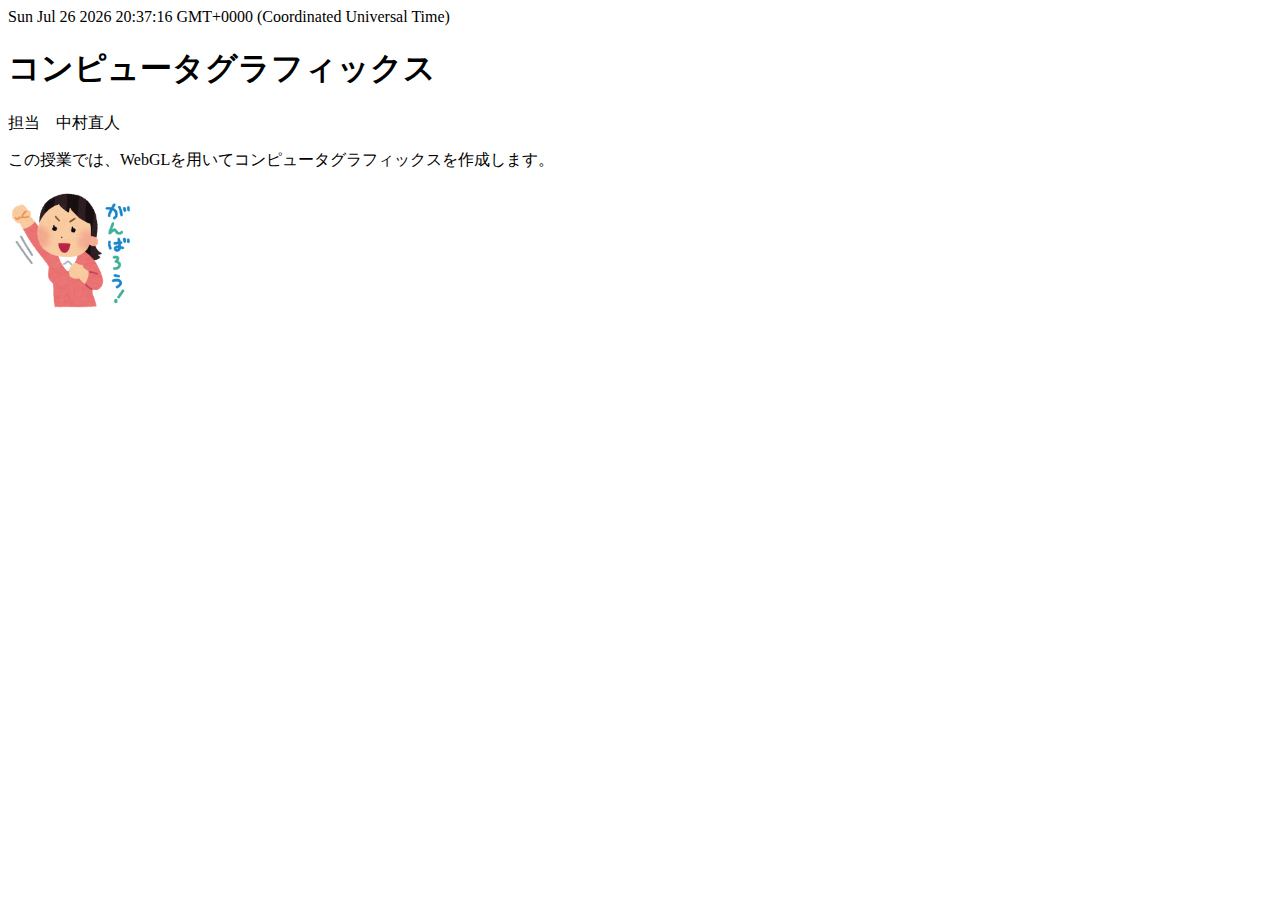
<file: index.html>
<!doctype html>
<HTML>

<HEAD>
	<meta charset="UTF-8">
	<title>JavaScriptの基礎</title>
</HEAD>

<BODY>
    <script type="text/javascript">
        today = new Date();
        document.write(today);
        document.write("<h1>コンピュータグラフィックス</h1>");
        document.write("<p>担当　中村直人</p>");
        document.write("<p>この授業では、WebGLを用いてコンピュータグラフィックスを作成します。</p>");
    
        var image = new Image(128,128); //image オブジェクトの作成
        image.src = "ganba.png"; //imageのソースの指定
        document.body.appendChild(image); //imageをDOM要素に組み込む
    </script>

</BODY>

</HTML>
</file>
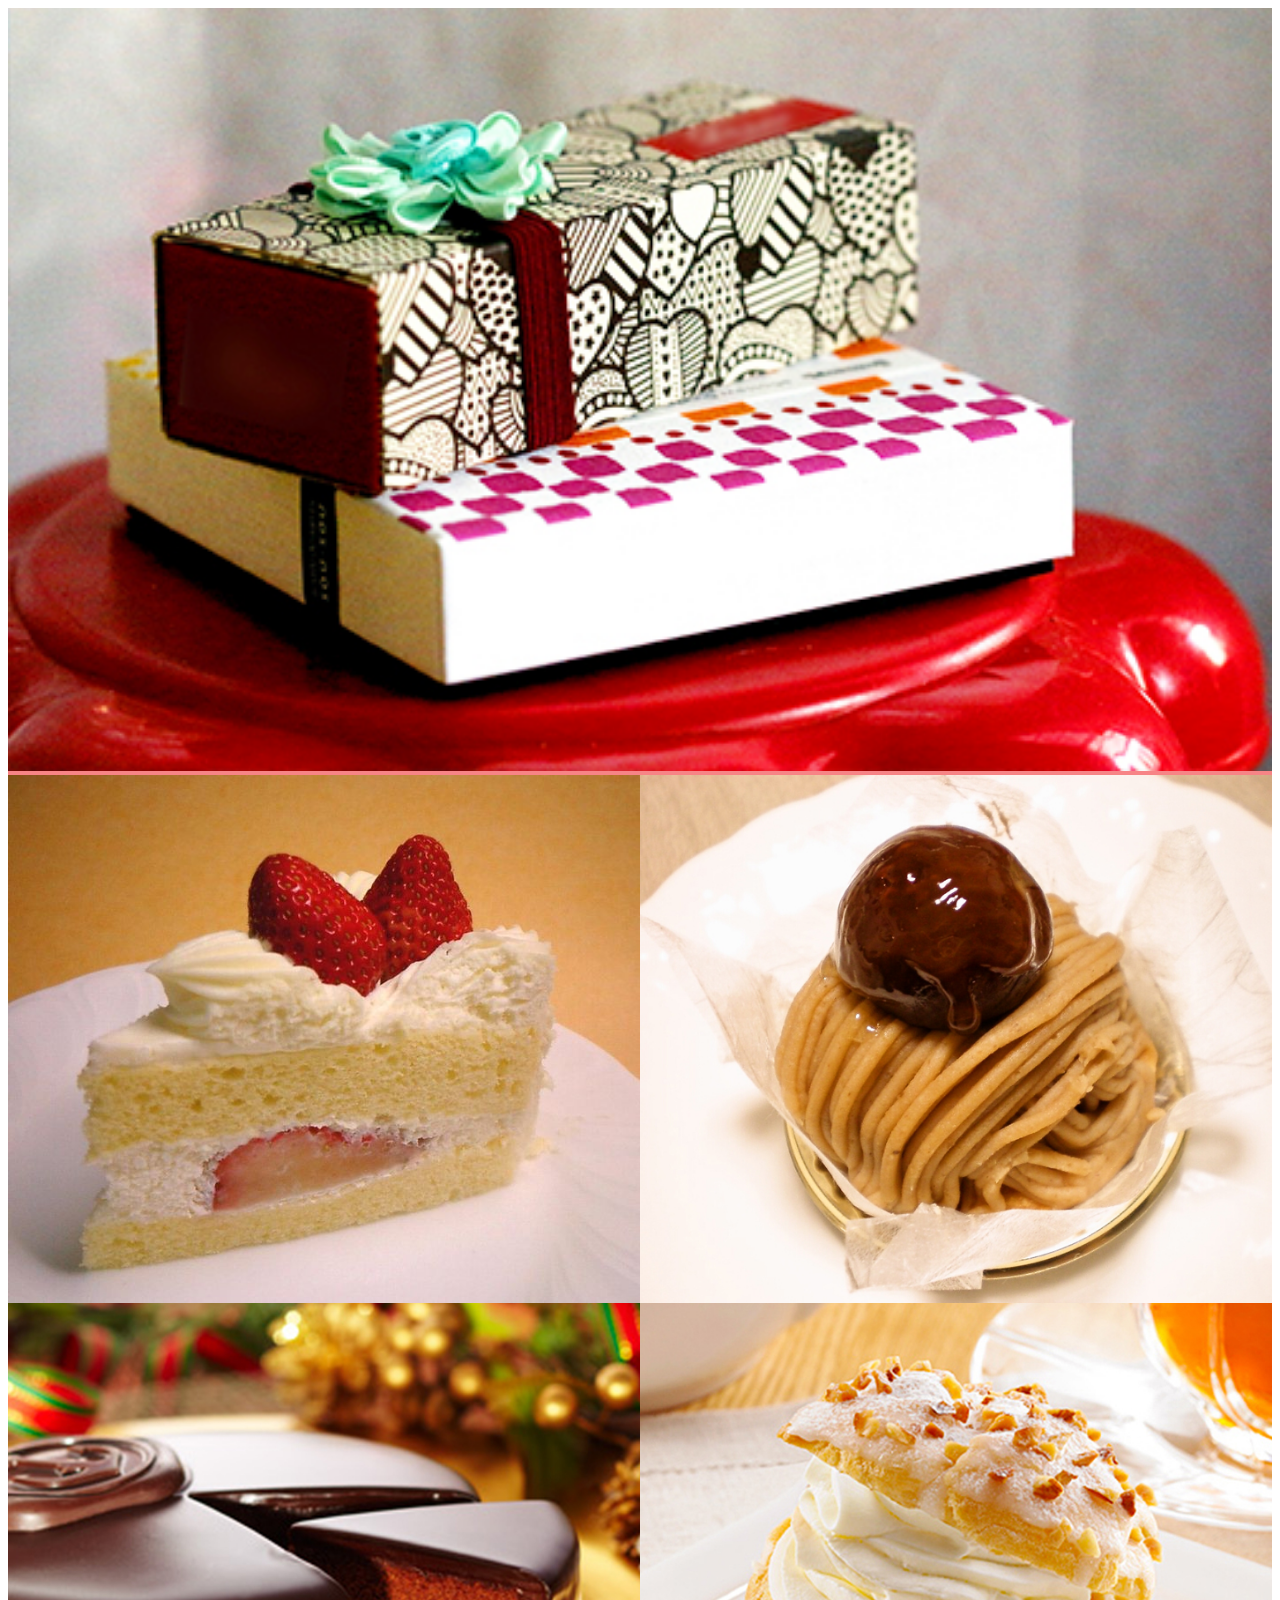
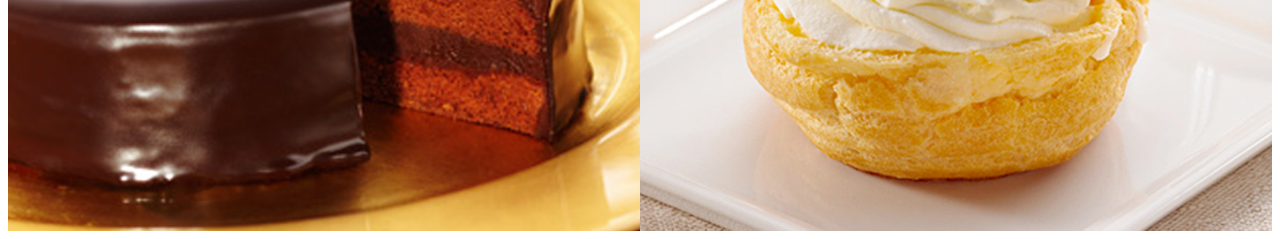
<file: cake/index.html>
<!doctype html>
<html>
<head>
	<meta charset="utf-8">
	<title>cake</title>
	<link href="style.css" rel="stylesheet" type="text/css">
</head>

<body>
	
	<div class="shop">
		<img src="shop.jpg" width="100%">
	</div>
	<div class="cakes">
		<img src="cake01.jpg">
		<img src="cake02.jpg">
		<img src="cake03.jpg">
		<img src="cake04.jpg">
	</div>
</body>
</html>
</file>
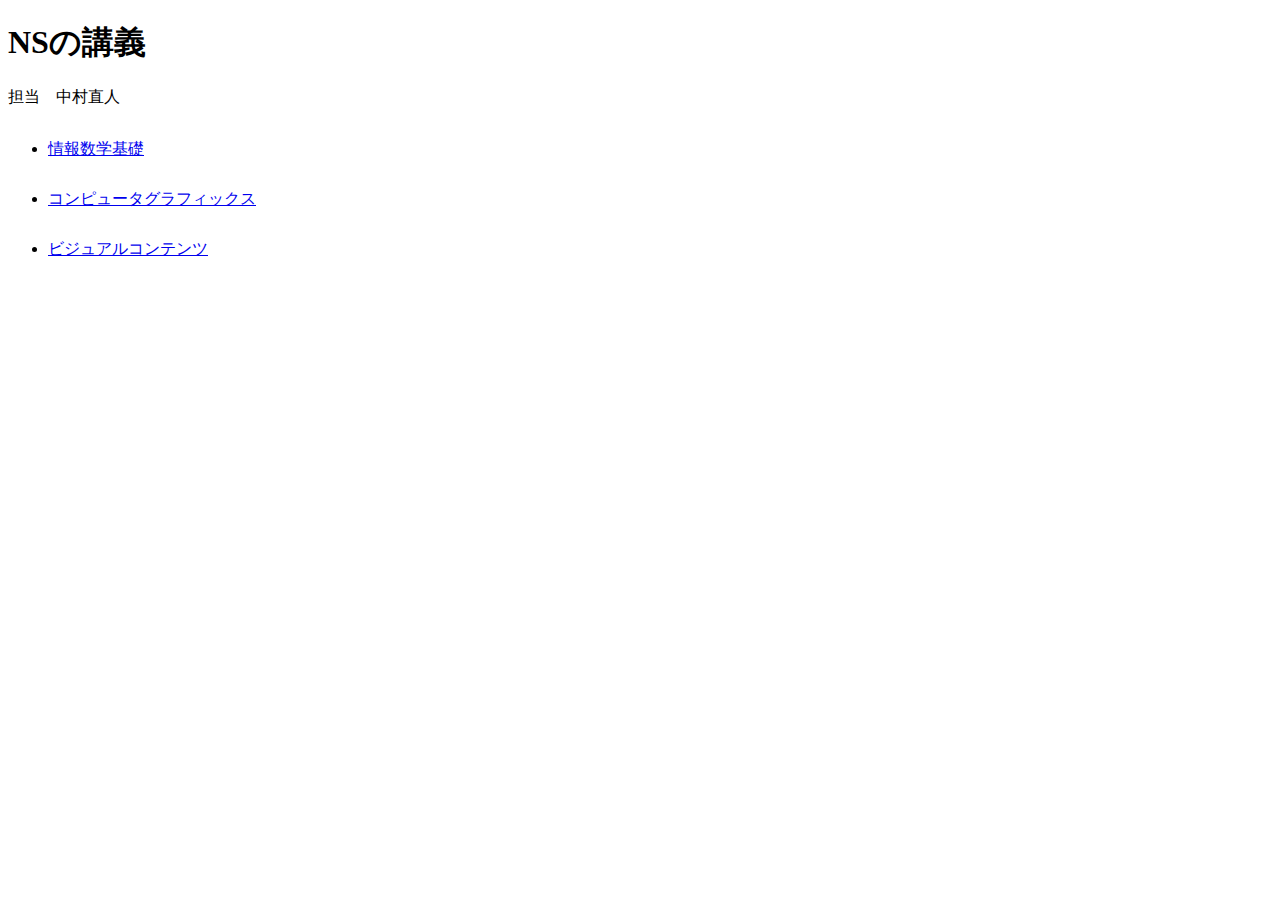
<file: kadai2/index.html>
<!doctype html>
<html>
<head>
<meta charset="utf-8">
<title>トップページ</title>
<link href="top.css" rel="stylesheet" type="text/css">
</head>

<body>
<h1>NSの講義</h1>
<p>担当　中村直人</p>
<ul>
  <li><a href="math.html">情報数学基礎</a></li>
  <li><a href="CG.html">コンピュータグラフィックス</a></li>
  <li><a href="VCD.html">ビジュアルコンテンツ</a></li>
</ul>
</body>
</html>
</file>
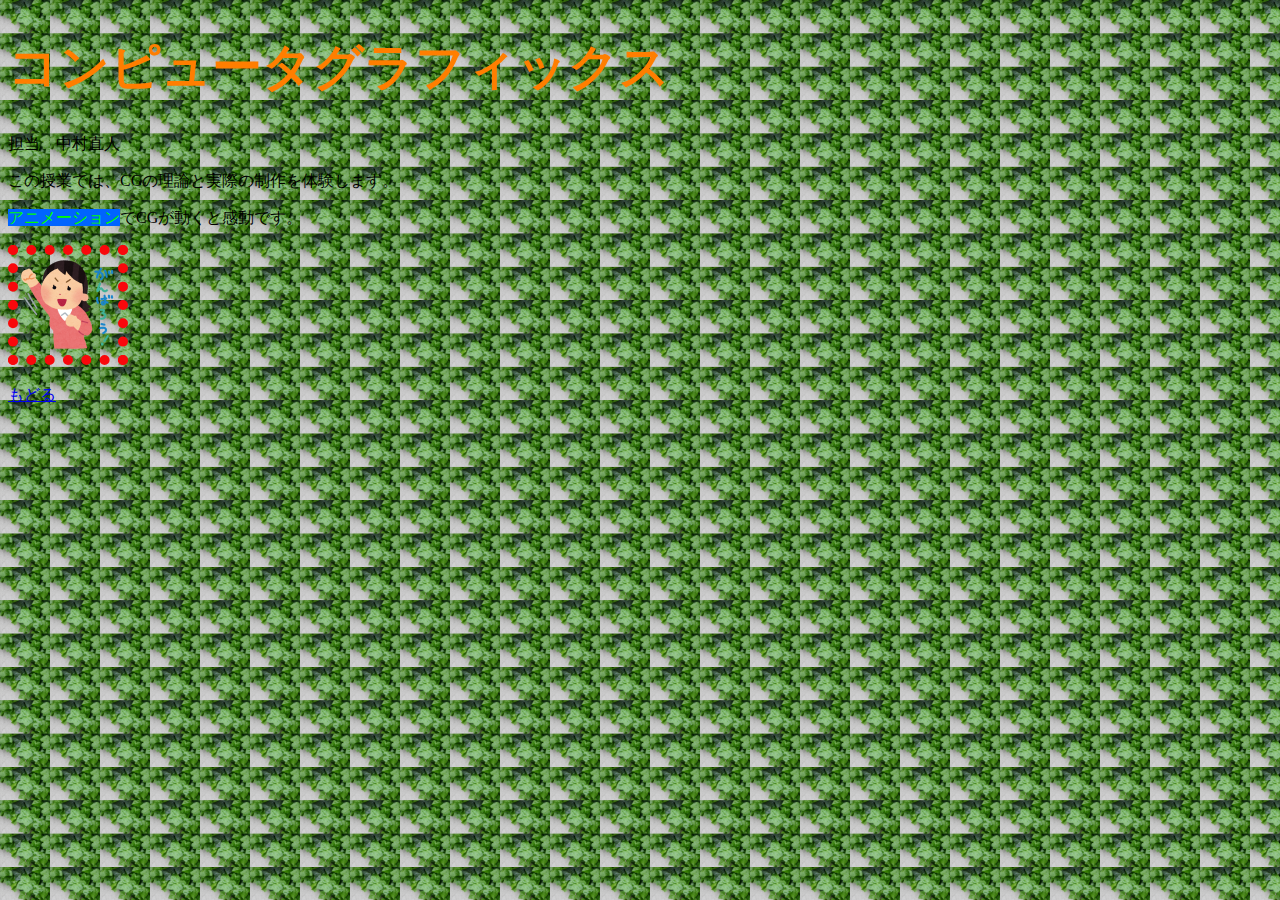
<file: kadai2/CG.html>
<!doctype html>
<html>
<head>
<meta charset="utf-8">
<title>CG</title>
<link href="base.css" rel="stylesheet" type="text/css">
</head>

<body>
<h1>コンピュータグラフィックス</h1>
<p>担当　中村直人</p>
<p>この授業では、CGの理論と実際の制作を体験します。</p>
<p><span class="key">アニメーション</span>でCGが動くと感動です。</p>
<p><img src="ganba.png" width="100" height="100" alt=""/></p>
<p><a href="index.html">もどる</a></p>
</body>
</html>
</file>
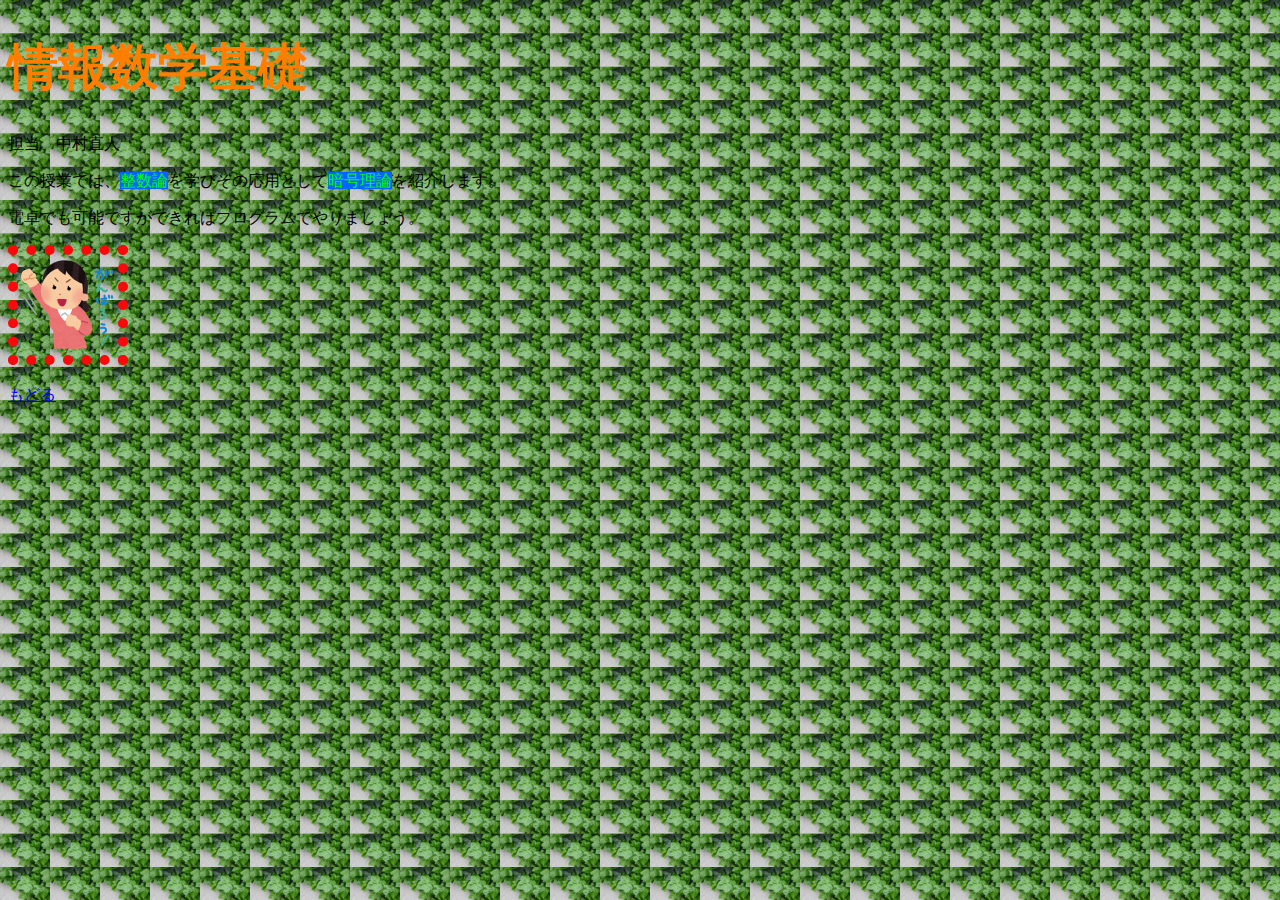
<file: kadai2/math.html>
<!doctype html>
<html>
<head>
<meta charset="utf-8">
<title>情報数学</title>
<link href="base.css" rel="stylesheet" type="text/css">
</head>

<body>
<h1>情報数学基礎</h1>
<p>担当　中村直人</p>
<p>この授業では、<span class="key">整数論</span>を学びその応用として<span class="key">暗号理論</span>を紹介します。</p>
<p>電卓でも可能ですができればプログラムでやりましょう。</p>
<p><img src="ganba.png" width="100" height="100" alt=""/></p>
<p><a href="index.html">もどる</a></p>
</body>
</html>
</file>
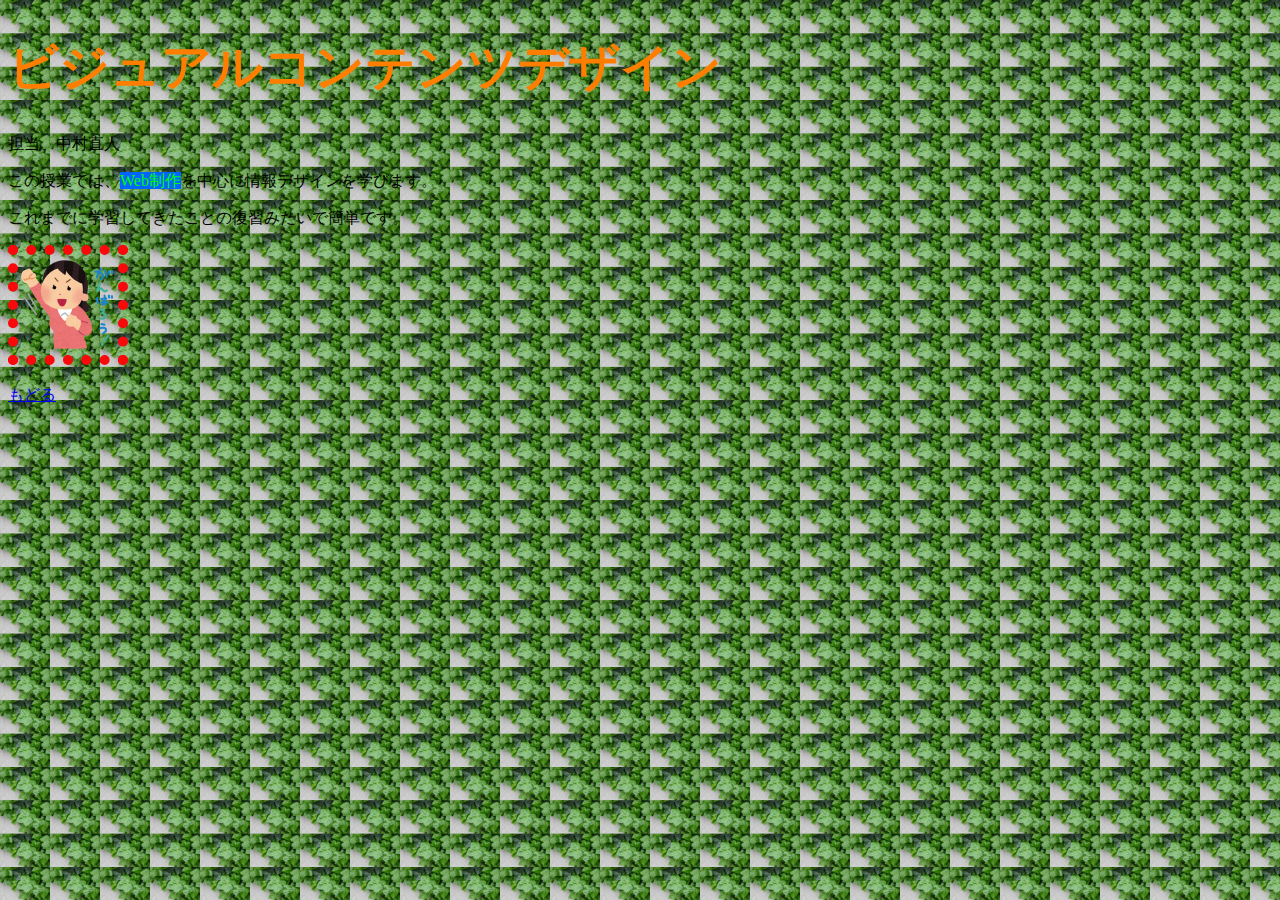
<file: kadai2/VCD.html>
<!doctype html>
<html>
<head>
<meta charset="utf-8">
<title>ビジュアルコンテンツ</title>
<link href="base.css" rel="stylesheet" type="text/css">
</head>

<body>
<h1>ビジュアルコンテンツデザイン</h1>
<p>担当　中村直人</p>
<p>この授業では、<span class="key">Web制作</span>を中心に情報デザインを学びます。</p>
<p>これまでに学習してきたことの復習みたいで簡単です。</p>
<p><img src="ganba.png" width="100" height="100" alt=""/></p>
<p><a href="index.html">もどる</a></p>
</body>
</html>
</file>
<file: cake/style.css>
img{
	width:100%;
}
.shop{
	background-color: #F78486;
	width: 100%;
}
.cakes{
    display: flex;
    flex-direction: row;
    flex-wrap: wrap;
}
.cakes img{
	width: 50%;
}
</file>
<file: kadai2/top.css>
ul li a {
	line-height: 50px;
}
</file>
<file: kadai2/base.css>
@charset "utf-8";
body h1 {
	color: #FF7E00;
	font-family: "Hiragino Sans", "Hiragino Kaku Gothic ProN", Meiryo, sans-serif;
	font-size: 50px;
}
.key {
	color: #02FC00;
	background-color: #0064FF;
}
body p img {
	border: 10px dotted #F9080C;
}
body {
	background-image: url(leaf.jpg);
	background-size: 50px auto;
	background-repeat: repeat;
}
</file>
